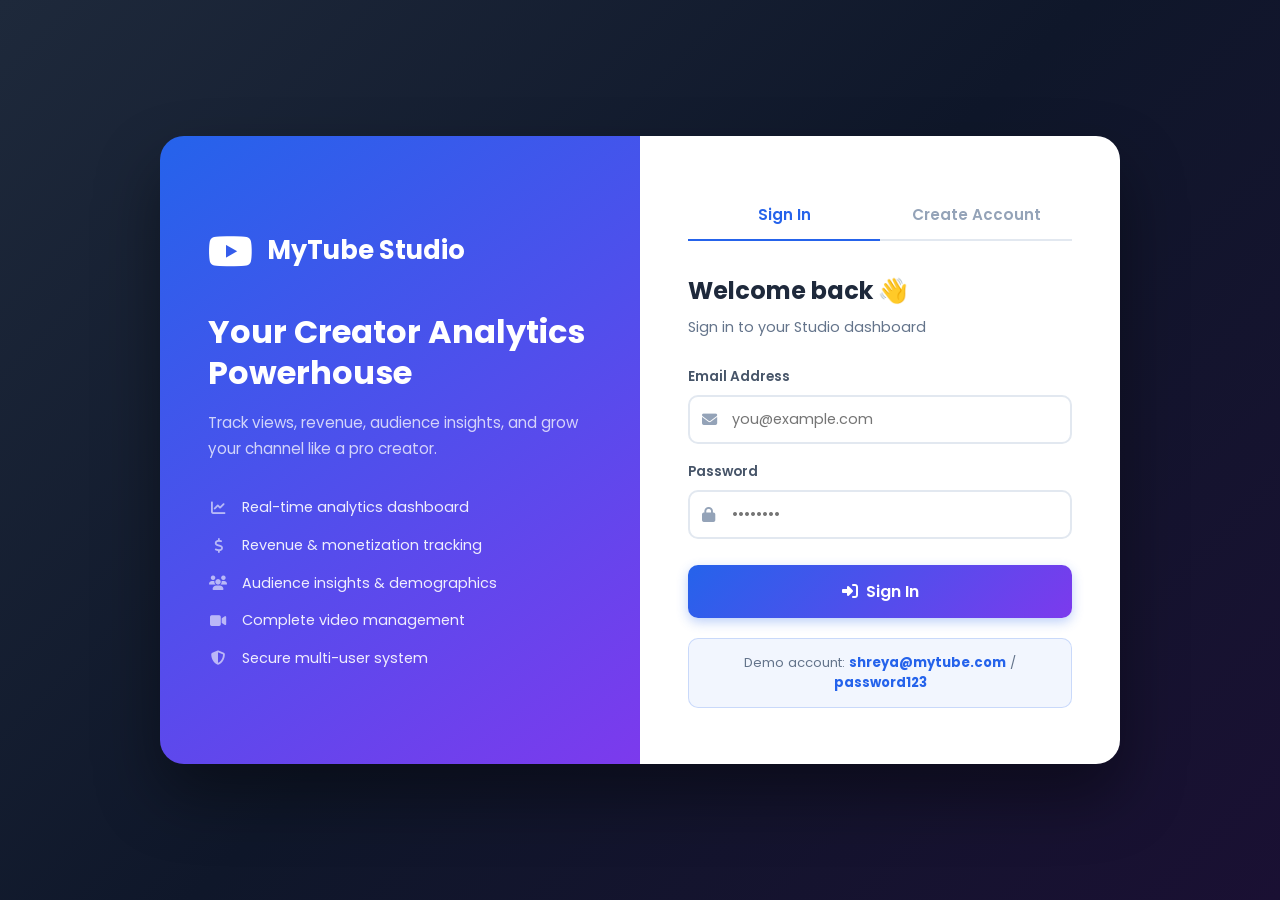
<file: login.html>
<!DOCTYPE html>
<html lang="en">
<head>
    <meta charset="UTF-8">
    <meta name="viewport" content="width=device-width, initial-scale=1.0">
    <title>Login – MyTube Studio</title>
    <meta name="description" content="Sign in to MyTube Studio creator dashboard and manage your channel analytics.">
    <link href="https://fonts.googleapis.com/css2?family=Poppins:wght@300;400;500;600;700&display=swap" rel="stylesheet">
    <link rel="stylesheet" href="https://cdnjs.cloudflare.com/ajax/libs/font-awesome/6.4.0/css/all.min.css">
    <link rel="stylesheet" href="css/style.css">
    <style>
        body { background: var(--bg-main); }
        .auth-page {
            min-height: 100vh;
            display: flex;
            align-items: center;
            justify-content: center;
            background: linear-gradient(135deg, #1e293b 0%, #0f172a 50%, #1a1033 100%);
            padding: 20px;
        }
        .auth-wrapper {
            display: grid;
            grid-template-columns: 1fr 1fr;
            max-width: 960px;
            width: 100%;
            border-radius: 24px;
            overflow: hidden;
            box-shadow: 0 32px 64px rgba(0,0,0,0.4);
        }
        .auth-brand {
            background: linear-gradient(145deg, #2563eb 0%, #7c3aed 100%);
            padding: 56px 48px;
            display: flex;
            flex-direction: column;
            justify-content: center;
        }
        .auth-brand .brand-logo {
            display: flex;
            align-items: center;
            gap: 14px;
            margin-bottom: 40px;
        }
        .auth-brand .brand-logo i { font-size: 2.5rem; color: white; }
        .auth-brand .brand-logo span { font-size: 1.6rem; font-weight: 700; color: white; }
        .auth-brand h2 { font-size: 2rem; font-weight: 700; color: white; line-height: 1.3; margin-bottom: 16px; }
        .auth-brand p { color: rgba(255,255,255,0.75); font-size: 0.95rem; line-height: 1.7; }
        .auth-features { margin-top: 36px; display: flex; flex-direction: column; gap: 16px; }
        .auth-feature { display: flex; align-items: center; gap: 14px; color: rgba(255,255,255,0.9); font-size: 0.9rem; }
        .auth-feature i { color: rgba(255,255,255,0.6); width: 20px; text-align: center; }
        .auth-form-side {
            background: #ffffff;
            padding: 56px 48px;
        }
        body.dark-mode .auth-form-side { background: #1e293b; }
        .auth-tabs { display: flex; gap: 0; margin-bottom: 32px; border-bottom: 2px solid #e2e8f0; }
        body.dark-mode .auth-tabs { border-color: #334155; }
        .auth-tab {
            flex: 1; text-align: center; padding: 12px 0;
            font-weight: 600; font-size: 0.95rem; cursor: pointer;
            color: #94a3b8; border-bottom: 2px solid transparent;
            margin-bottom: -2px; transition: all 0.2s;
        }
        .auth-tab.active { color: #2563eb; border-color: #2563eb; }
        .auth-title { font-size: 1.5rem; font-weight: 700; margin-bottom: 8px; color: #1e293b; }
        body.dark-mode .auth-title { color: #f8fafc; }
        .auth-subtitle { font-size: 0.9rem; color: #64748b; margin-bottom: 28px; }
        .form-group { margin-bottom: 18px; }
        .form-group label { display: block; font-size: 0.85rem; font-weight: 600; color: #475569; margin-bottom: 8px; }
        body.dark-mode .form-group label { color: #94a3b8; }
        .form-input-wrap { position: relative; }
        .form-input-wrap i { position: absolute; left: 14px; top: 50%; transform: translateY(-50%); color: #94a3b8; font-size: 0.95rem; }
        .form-control {
            width: 100%; padding: 12px 16px 12px 42px;
            border: 2px solid #e2e8f0; border-radius: 10px;
            font-family: 'Poppins', sans-serif; font-size: 0.9rem;
            color: #1e293b; background: white; outline: none; transition: all 0.2s;
        }
        body.dark-mode .form-control { background: #0f172a; border-color: #334155; color: #f8fafc; }
        .form-control:focus { border-color: #2563eb; box-shadow: 0 0 0 3px rgba(37,99,235,0.12); }
        .btn-auth {
            width: 100%; padding: 14px;
            background: linear-gradient(135deg, #2563eb, #7c3aed);
            color: white; border: none; border-radius: 10px;
            font-family: 'Poppins', sans-serif; font-size: 1rem; font-weight: 600;
            cursor: pointer; transition: all 0.2s; margin-top: 8px;
            box-shadow: 0 4px 12px rgba(37,99,235,0.3);
        }
        .btn-auth:hover { transform: translateY(-2px); box-shadow: 0 8px 20px rgba(37,99,235,0.4); }
        .btn-auth:active { transform: translateY(0); }
        .auth-error {
            background: #fef2f2; color: #ef4444; border: 1px solid #fecaca;
            border-radius: 8px; padding: 10px 14px; font-size: 0.85rem; margin-bottom: 16px;
            display: none; align-items: center; gap: 8px;
        }
        body.dark-mode .auth-error { background: rgba(239,68,68,0.1); border-color: rgba(239,68,68,0.3); }
        .demo-hint {
            margin-top: 20px; padding: 14px;
            background: rgba(37,99,235,0.06); border-radius: 10px; border: 1px solid rgba(37,99,235,0.2);
            font-size: 0.82rem; color: #64748b; text-align: center;
        }
        body.dark-mode .demo-hint { background: rgba(37,99,235,0.1); }
        .demo-hint strong { color: #2563eb; }
        @media (max-width: 700px) {
            .auth-wrapper { grid-template-columns: 1fr; }
            .auth-brand { display: none; }
            .auth-form-side { padding: 40px 28px; }
        }
    </style>
</head>
<body>
    <div class="auth-page">
        <div class="auth-wrapper">
            <!-- Brand Side -->
            <div class="auth-brand">
                <div class="brand-logo">
                    <i class="fa-brands fa-youtube"></i>
                    <span>MyTube Studio</span>
                </div>
                <h2>Your Creator Analytics Powerhouse</h2>
                <p>Track views, revenue, audience insights, and grow your channel like a pro creator.</p>
                <div class="auth-features">
                    <div class="auth-feature"><i class="fa-solid fa-chart-line"></i> Real-time analytics dashboard</div>
                    <div class="auth-feature"><i class="fa-solid fa-dollar-sign"></i> Revenue & monetization tracking</div>
                    <div class="auth-feature"><i class="fa-solid fa-users"></i> Audience insights & demographics</div>
                    <div class="auth-feature"><i class="fa-solid fa-video"></i> Complete video management</div>
                    <div class="auth-feature"><i class="fa-solid fa-shield-halved"></i> Secure multi-user system</div>
                </div>
            </div>

            <!-- Form Side -->
            <div class="auth-form-side">
                <div class="auth-tabs">
                    <div class="auth-tab active" id="tab-login" onclick="switchTab('login')">Sign In</div>
                    <div class="auth-tab" id="tab-signup" onclick="switchTab('signup')">Create Account</div>
                </div>

                <!-- Login Form -->
                <div id="login-form">
                    <h1 class="auth-title">Welcome back 👋</h1>
                    <p class="auth-subtitle">Sign in to your Studio dashboard</p>
                    <div class="auth-error" id="login-error"><i class="fa-solid fa-circle-exclamation"></i><span id="login-error-msg"></span></div>
                    <div class="form-group">
                        <label>Email Address</label>
                        <div class="form-input-wrap">
                            <i class="fa-solid fa-envelope"></i>
                            <input type="email" class="form-control" id="login-email" placeholder="you@example.com" autocomplete="email">
                        </div>
                    </div>
                    <div class="form-group">
                        <label>Password</label>
                        <div class="form-input-wrap">
                            <i class="fa-solid fa-lock"></i>
                            <input type="password" class="form-control" id="login-password" placeholder="••••••••" autocomplete="current-password">
                        </div>
                    </div>
                    <button class="btn-auth" id="login-btn" onclick="handleLogin()">
                        <i class="fa-solid fa-right-to-bracket" style="margin-right:8px"></i>Sign In
                    </button>
                    <div class="demo-hint">
                        Demo account: <strong>shreya@mytube.com</strong> / <strong>password123</strong>
                    </div>
                </div>

                <!-- Signup Form -->
                <div id="signup-form" style="display:none">
                    <h1 class="auth-title">Start your journey 🚀</h1>
                    <p class="auth-subtitle">Create your free Studio account</p>
                    <div class="auth-error" id="signup-error"><i class="fa-solid fa-circle-exclamation"></i><span id="signup-error-msg"></span></div>
                    <div class="form-group">
                        <label>Full Name</label>
                        <div class="form-input-wrap">
                            <i class="fa-solid fa-user"></i>
                            <input type="text" class="form-control" id="signup-name" placeholder="Your Name">
                        </div>
                    </div>
                    <div class="form-group">
                        <label>Email Address</label>
                        <div class="form-input-wrap">
                            <i class="fa-solid fa-envelope"></i>
                            <input type="email" class="form-control" id="signup-email" placeholder="you@example.com" autocomplete="email">
                        </div>
                    </div>
                    <div class="form-group">
                        <label>Password</label>
                        <div class="form-input-wrap">
                            <i class="fa-solid fa-lock"></i>
                            <input type="password" class="form-control" id="signup-password" placeholder="Min. 6 characters" autocomplete="new-password">
                        </div>
                    </div>
                    <button class="btn-auth" id="signup-btn" onclick="handleSignup()">
                        <i class="fa-solid fa-user-plus" style="margin-right:8px"></i>Create Account
                    </button>
                </div>
            </div>
        </div>
    </div>

    <script src="js/database.js"></script>
    <script>
        DB.init();

        // Redirect if already logged in
        if (DB.isLoggedIn()) window.location.href = 'index.html';

        // Apply theme
        const s = DB.getSettings();
        if (s.theme === 'dark') document.body.classList.add('dark-mode');

        function switchTab(tab) {
            document.getElementById('login-form').style.display = tab === 'login' ? 'block' : 'none';
            document.getElementById('signup-form').style.display = tab === 'signup' ? 'block' : 'none';
            document.getElementById('tab-login').classList.toggle('active', tab === 'login');
            document.getElementById('tab-signup').classList.toggle('active', tab === 'signup');
        }

        function showError(formId, msg) {
            const el = document.getElementById(formId + '-error');
            document.getElementById(formId + '-error-msg').textContent = msg;
            el.style.display = 'flex';
        }

        function handleLogin() {
            const email = document.getElementById('login-email').value.trim();
            const password = document.getElementById('login-password').value;
            if (!email || !password) return showError('login', 'Please fill in all fields.');
            const result = DB.loginUser(email, password);
            if (!result.success) return showError('login', result.error);
            window.location.href = 'index.html';
        }

        function handleSignup() {
            const name = document.getElementById('signup-name').value.trim();
            const email = document.getElementById('signup-email').value.trim();
            const password = document.getElementById('signup-password').value;
            if (!name || !email || !password) return showError('signup', 'Please fill in all fields.');
            if (password.length < 6) return showError('signup', 'Password must be at least 6 characters.');
            const result = DB.createUser(name, email, password);
            if (!result.success) return showError('signup', result.error);
            DB.loginUser(email, password);
            window.location.href = 'index.html';
        }

        // Enter key support
        document.addEventListener('keydown', (e) => {
            if (e.key === 'Enter') {
                const loginVisible = document.getElementById('login-form').style.display !== 'none';
                if (loginVisible) handleLogin();
                else handleSignup();
            }
        });
    </script>
</body>
</html>
</file>
<file: css/style.css>
/* ============================================================
   style.css — MyTube Studio SaaS Creator Analytics Platform
   ============================================================ */

/* Google Font */
@import url('https://fonts.googleapis.com/css2?family=Poppins:wght@300;400;500;600;700&display=swap');

/* ── CSS Variables ────────────────────────────────────────── */
:root {
    --bg-main: #f4f6fb;
    --bg-card: #ffffff;
    --bg-card-hover: #f8faff;
    --bg-sidebar: #ffffff;
    --bg-navbar: rgba(255, 255, 255, 0.85);

    --text-primary: #0f172a;
    --text-secondary: #475569;
    --text-muted: #94a3b8;

    --border-color: #e2e8f0;
    --search-bg: #f1f5f9;

    --accent-primary: #2563eb;
    --accent-hover: #1d4ed8;
    --accent-light: rgba(37, 99, 235, 0.08);
    --purple: #7c3aed;
    --red-brand: #ef4444;

    --success: #10b981;
    --danger: #ef4444;
    --warning: #f59e0b;

    --radius-xl: 20px;
    --radius-lg: 16px;
    --radius-md: 12px;
    --radius-sm: 8px;
    --radius-xs: 6px;

    --shadow-xs: 0 1px 2px rgba(0, 0, 0, 0.05);
    --shadow-sm: 0 1px 3px rgba(0, 0, 0, 0.08), 0 1px 2px rgba(0, 0, 0, 0.04);
    --shadow-md: 0 4px 16px rgba(0, 0, 0, 0.08);
    --shadow-lg: 0 12px 40px rgba(0, 0, 0, 0.12);
    --shadow-glow: 0 0 20px rgba(37, 99, 235, 0.18);

    --transition: all 0.3s cubic-bezier(0.4, 0, 0.2, 1);
    --sidebar-width: 256px;
    --sidebar-collapsed: 72px;
    --navbar-height: 68px;
}

/* Google Font */
@import url('https://fonts.googleapis.com/css2?family=Poppins:wght@300;400;500;600;700&display=swap');

/* ── CSS Variables ────────────────────────────────────────── */
:root {
    --bg-main: #f4f6fb;
    --bg-card: #ffffff;
    --bg-card-hover: #f8faff;
    --bg-sidebar: #ffffff;
    --bg-navbar: rgba(255, 255, 255, 0.85);

    --text-primary: #0f172a;
    --text-secondary: #475569;
    --text-muted: #94a3b8;

    --border-color: #e2e8f0;
    --search-bg: #f1f5f9;

    --accent-primary: #2563eb;
    --accent-hover: #1d4ed8;
    --accent-light: rgba(37, 99, 235, 0.08);
    --purple: #7c3aed;
    --red-brand: #ef4444;

    --success: #10b981;
    --danger: #ef4444;
    --warning: #f59e0b;

    --radius-xl: 20px;
    --radius-lg: 16px;
    --radius-md: 12px;
    --radius-sm: 8px;
    --radius-xs: 6px;

    --shadow-xs: 0 1px 2px rgba(0, 0, 0, 0.05);
    --shadow-sm: 0 1px 3px rgba(0, 0, 0, 0.08), 0 1px 2px rgba(0, 0, 0, 0.04);
    --shadow-md: 0 4px 16px rgba(0, 0, 0, 0.08);
    --shadow-lg: 0 12px 40px rgba(0, 0, 0, 0.12);
    --shadow-glow: 0 0 20px rgba(37, 99, 235, 0.18);

    --transition: all 0.3s cubic-bezier(0.4, 0, 0.2, 1);
    --sidebar-width: 256px;
    --sidebar-collapsed: 72px;
    --navbar-height: 68px;
}

/* ── Dark Mode ────────────────────────────────────────────── */
body.dark-mode {
    --bg-main: #0a0f1e;
    --bg-card: #111827;
    --bg-card-hover: #1f2937;
    --bg-sidebar: #111827;
    --bg-navbar: rgba(17, 24, 39, 0.9);

    --text-primary: #f1f5f9;
    --text-secondary: #cbd5e1;
    --text-muted: #64748b;

    --border-color: #1f2937;
    --search-bg: #0a0f1e;

    --shadow-sm: 0 1px 3px rgba(0, 0, 0, 0.4);
    --shadow-md: 0 4px 16px rgba(0, 0, 0, 0.4);
    --shadow-lg: 0 12px 40px rgba(0, 0, 0, 0.5);
    --shadow-glow: 0 0 24px rgba(37, 99, 235, 0.3);
}

/* ── Reset ────────────────────────────────────────────────── */
*,
*::before,
*::after {
    margin: 0;
    padding: 0;
    box-sizing: border-box;
}

html {
    scroll-behavior: smooth;
}

body {
    font-family: 'Poppins', sans-serif;
    background-color: var(--bg-main);
    color: var(--text-primary);
    transition: background-color 0.3s, color 0.3s;
    overflow-x: hidden;
    line-height: 1.5;
}

a {
    text-decoration: none;
    color: inherit;
}

button {
    border: none;
    background: none;
    cursor: pointer;
    font-family: inherit;
    color: inherit;
}

input,
select,
textarea {
    font-family: inherit;
}

img {
    max-width: 100%;
    display: block;
}

/* ── Utilities ────────────────────────────────────────────── */
.color-primary {
    color: var(--red-brand);
}

.text-danger {
    color: var(--danger) !important;
}

.text-muted {
    color: var(--text-muted);
}

.positive {
    color: var(--success);
}

.negative {
    color: var(--danger);
}

/* ── Animations ───────────────────────────────────────────── */
@keyframes fadeInUp {
    from {
        opacity: 0;
        transform: translateY(16px);
    }

    to {
        opacity: 1;
        transform: translateY(0);
    }
}

@keyframes shimmer {
    0% {
        background-position: -400px 0;
    }

    100% {
        background-position: 400px 0;
    }
}

@keyframes pulse {

    0%,
    100% {
        opacity: 1;
    }

    50% {
        opacity: 0.5;
    }
}

@keyframes slideDown {
    from {
        opacity: 0;
        transform: translateY(-8px);
    }

    to {
        opacity: 1;
        transform: translateY(0);
    }
}

.animate-in {
    animation: fadeInUp 0.5s ease forwards;
}

/* ── Skeleton Loader ──────────────────────────────────────── */
.skeleton {
    background: linear-gradient(90deg, var(--border-color) 25%, var(--bg-card-hover) 50%, var(--border-color) 75%);
    background-size: 800px 100%;
    animation: shimmer 1.5s infinite;
    border-radius: var(--radius-sm);
}

.sk-rect {
    height: 100%;
    width: 100%;
}

.skeleton-card {
    min-height: 90px;
    overflow: hidden;
}

.skeleton-card .sk-rect {
    height: 90px;
}

/* ── App Shell ────────────────────────────────────────────── */
.app-container {
    display: flex;
    flex-direction: column;
    height: 100vh;
    overflow: hidden;
}

/* ── Navbar ───────────────────────────────────────────────── */
.navbar {
    height: var(--navbar-height);
    background: var(--bg-navbar);
    border-bottom: 1px solid var(--border-color);
    display: flex;
    align-items: center;
    justify-content: space-between;
    padding: 0 24px;
    position: fixed;
    top: 0;
    left: 0;
    right: 0;
    z-index: 200;
    backdrop-filter: blur(12px);
    -webkit-backdrop-filter: blur(12px);
    box-shadow: var(--shadow-xs);
}

.nav-left {
    display: flex;
    align-items: center;
    gap: 16px;
    min-width: var(--sidebar-width);
}

.logo {
    display: flex;
    align-items: center;
    gap: 10px;
    font-size: 1.2rem;
    font-weight: 700;
    letter-spacing: -0.3px;
    white-space: nowrap;
}

.logo .fa-youtube {
    font-size: 1.6rem;
}

.icon-btn {
    width: 38px;
    height: 38px;
    border-radius: 10px;
    display: flex;
    align-items: center;
    justify-content: center;
    font-size: 1rem;
    color: var(--text-secondary);
    transition: var(--transition);
    flex-shrink: 0;
}

.icon-btn:hover {
    background: var(--search-bg);
    color: var(--text-primary);
}

.nav-center {
    flex: 1;
    max-width: 520px;
    margin: 0 24px;
}

.search-bar {
    display: flex;
    align-items: center;
    background: var(--search-bg);
    border-radius: 10px;
    padding: 9px 16px;
    width: 100%;
    border: 1.5px solid transparent;
    transition: var(--transition);
    gap: 10px;
}

.search-bar:focus-within {
    border-color: var(--accent-primary);
    box-shadow: 0 0 0 3px rgba(37, 99, 235, 0.1);
    background: var(--bg-card);
}

.search-bar i {
    color: var(--text-muted);
    font-size: 0.9rem;
    flex-shrink: 0;
}

.search-bar input {
    border: none;
    background: none;
    outline: none;
    width: 100%;
    color: var(--text-primary);
    font-size: 0.9rem;
}

.search-bar input::placeholder {
    color: var(--text-muted);
}

.nav-right {
    display: flex;
    align-items: center;
    gap: 12px;
}

/* Notification badge */
.badge {
    position: absolute;
    top: 2px;
    right: 2px;
    background: var(--red-brand);
    color: #fff;
    font-size: 0.6rem;
    font-weight: 700;
    height: 16px;
    min-width: 16px;
    border-radius: 8px;
    display: flex;
    align-items: center;
    justify-content: center;
    padding: 0 3px;
    border: 2px solid var(--bg-navbar);
}

/* Avatar */
.avatar {
    width: 34px;
    height: 34px;
    border-radius: 50%;
    object-fit: cover;
    border: 2px solid var(--border-color);
    cursor: pointer;
    transition: var(--transition);
}

.avatar:hover {
    border-color: var(--accent-primary);
}

.user-menu-wrap {
    position: relative;
}

.user-tooltip {
    display: none;
    position: absolute;
    right: 0;
    top: calc(100% + 10px);
    background: var(--bg-card);
    border: 1px solid var(--border-color);
    border-radius: var(--radius-md);
    padding: 12px 16px;
    white-space: nowrap;
    box-shadow: var(--shadow-lg);
    font-size: 0.85rem;
    flex-direction: column;
    gap: 2px;
}

.user-menu-wrap:hover .user-tooltip {
    display: flex;
    animation: slideDown 0.2s ease;
}

.user-tooltip strong {
    font-size: 0.9rem;
    color: var(--text-primary);
}

.user-tooltip span {
    color: var(--text-muted);
}

/* ── Notification Panel ───────────────────────────────────── */
.notif-panel {
    display: none;
    position: absolute;
    right: 0;
    top: calc(100% + 12px);
    width: 360px;
    background: var(--bg-card);
    border: 1px solid var(--border-color);
    border-radius: var(--radius-lg);
    box-shadow: var(--shadow-lg);
    z-index: 300;
    overflow: hidden;
}

.notif-panel.open {
    display: block;
    animation: slideDown 0.2s ease;
}

.notif-header {
    display: flex;
    justify-content: space-between;
    align-items: center;
    padding: 16px 20px;
    border-bottom: 1px solid var(--border-color);
}

.notif-header h4 {
    font-size: 1rem;
    font-weight: 600;
}

.btn-text-sm {
    font-size: 0.8rem;
    color: var(--accent-primary);
    cursor: pointer;
    font-weight: 500;
}

.btn-text-sm:hover {
    text-decoration: underline;
}

.notif-list {
    max-height: 360px;
    overflow-y: auto;
}

.notif-item {
    display: flex;
    align-items: flex-start;
    gap: 12px;
    padding: 14px 20px;
    border-bottom: 1px solid var(--border-color);
    cursor: pointer;
    transition: var(--transition);
    position: relative;
}

.notif-item:last-child {
    border-bottom: none;
}

.notif-item:hover {
    background: var(--search-bg);
}

.notif-item.unread {
    background: var(--accent-light);
}

.notif-icon-wrap {
    width: 36px;
    height: 36px;
    border-radius: 50%;
    background: var(--accent-light);
    color: var(--accent-primary);
    display: flex;
    align-items: center;
    justify-content: center;
    flex-shrink: 0;
    font-size: 0.85rem;
}

.notif-body {
    flex: 1;
    min-width: 0;
}

.notif-body p {
    font-size: 0.85rem;
    color: var(--text-primary);
    line-height: 1.4;
}

.notif-time {
    font-size: 0.75rem;
    color: var(--text-muted);
    margin-top: 4px;
    display: block;
}

.notif-dot {
    width: 8px;
    height: 8px;
    border-radius: 50%;
    background: var(--accent-primary);
    flex-shrink: 0;
    margin-top: 6px;
}

/* ── Main Layout ──────────────────────────────────────────── */
.main-layout {
    display: flex;
    margin-top: var(--navbar-height);
    height: calc(100vh - var(--navbar-height));
}

/* ── Sidebar ──────────────────────────────────────────────── */
.sidebar {
    width: var(--sidebar-width);
    background: var(--bg-sidebar);
    border-right: 1px solid var(--border-color);
    position: fixed;
    left: 0;
    top: var(--navbar-height);
    height: calc(100vh - var(--navbar-height));
    transition: var(--transition);
    z-index: 100;
    overflow-y: auto;
    overflow-x: hidden;
}

.sidebar::-webkit-scrollbar {
    width: 0;
}

.sidebar.collapsed {
    width: var(--sidebar-collapsed);
}

.sidebar.collapsed .nav-link span {
    opacity: 0;
    width: 0;
    overflow: hidden;
}

.nav-links {
    padding: 16px 10px;
    display: flex;
    flex-direction: column;
    gap: 4px;
}

.nav-link {
    display: flex;
    align-items: center;
    gap: 14px;
    padding: 11px 14px;
    border-radius: var(--radius-md);
    color: var(--text-secondary);
    font-size: 0.9rem;
    font-weight: 500;
    transition: var(--transition);
    white-space: nowrap;
    overflow: hidden;
}

.nav-link i {
    font-size: 1.1rem;
    min-width: 24px;
    text-align: center;
    flex-shrink: 0;
}

.nav-link:hover {
    background: var(--search-bg);
    color: var(--text-primary);
}

.nav-link.active {
    background: var(--accent-light);
    color: var(--accent-primary);
    font-weight: 600;
}

body.dark-mode .nav-link.active {
    background: rgba(37, 99, 235, 0.2);
}

.divider {
    height: 1px;
    background: var(--border-color);
    margin: 10px 4px;
}

/* ── Main Content ─────────────────────────────────────────── */
.content {
    flex: 1;
    margin-left: var(--sidebar-width);
    padding: 28px 32px;
    overflow-y: auto;
    transition: margin-left var(--transition);
}

.content::-webkit-scrollbar {
    width: 6px;
}

.content::-webkit-scrollbar-track {
    background: transparent;
}

.content::-webkit-scrollbar-thumb {
    background: var(--border-color);
    border-radius: 3px;
}

.sidebar.collapsed~main.content,
.sidebar.collapsed~.content {
    margin-left: var(--sidebar-collapsed);
}

/* ── Page Header ──────────────────────────────────────────── */
.content-header {
    margin-bottom: 24px;
}

.content-header h1 {
    font-size: 1.7rem;
    font-weight: 700;
    letter-spacing: -0.3px;
}

.page-header-flex {
    display: flex;
    justify-content: space-between;
    align-items: flex-start;
    flex-wrap: wrap;
    gap: 12px;
}

.header-actions {
    display: flex;
    align-items: center;
    gap: 10px;
    flex-wrap: wrap;
}

/* ── Buttons ──────────────────────────────────────────────── */
.btn-primary {
    display: inline-flex;
    align-items: center;
    gap: 8px;
    padding: 10px 20px;
    background: linear-gradient(135deg, var(--accent-primary), var(--purple));
    color: #fff;
    border-radius: var(--radius-sm);
    font-size: 0.9rem;
    font-weight: 600;
    transition: var(--transition);
    box-shadow: 0 4px 12px rgba(37, 99, 235, 0.25);
    white-space: nowrap;
}

.btn-primary:hover {
    transform: translateY(-2px);
    box-shadow: 0 8px 20px rgba(37, 99, 235, 0.35);
}

.btn-primary:active {
    transform: translateY(0);
}

.btn-primary.btn-sm {
    padding: 7px 14px;
    font-size: 0.82rem;
}

.btn-sm-outline {
    padding: 8px 16px;
    border: 1.5px solid var(--border-color);
    border-radius: var(--radius-sm);
    font-size: 0.85rem;
    font-weight: 500;
    color: var(--text-secondary);
    transition: var(--transition);
}

.btn-sm-outline:hover {
    border-color: var(--accent-primary);
    color: var(--accent-primary);
    background: var(--accent-light);
}

.sort-select {
    padding: 9px 14px;
    border: 1.5px solid var(--border-color);
    border-radius: var(--radius-sm);
    background: var(--bg-card);
    color: var(--text-primary);
    font-size: 0.875rem;
    font-family: 'Poppins', sans-serif;
    cursor: pointer;
    transition: var(--transition);
    outline: none;
}

.sort-select:focus {
    border-color: var(--accent-primary);
}

/* ── Cards ────────────────────────────────────────────────── */
.glass-glow {
    background: var(--bg-card);
    border: 1px solid var(--border-color);
    border-radius: var(--radius-lg);
    box-shadow: var(--shadow-sm);
    transition: var(--transition);
}

.glass-glow:hover {
    box-shadow: var(--shadow-md);
}

/* ── KPI Stats Grid ───────────────────────────────────────── */
.stats-grid {
    display: grid;
    grid-template-columns: repeat(auto-fit, minmax(210px, 1fr));
    gap: 18px;
    margin-bottom: 28px;
}

.stat-card {
    padding: 20px;
    display: flex;
    align-items: center;
    gap: 16px;
}

.stat-icon {
    width: 52px;
    height: 52px;
    border-radius: var(--radius-sm);
    display: flex;
    align-items: center;
    justify-content: center;
    font-size: 1.35rem;
    flex-shrink: 0;
}

.views-icon {
    background: rgba(37, 99, 235, 0.1);
    color: #2563eb;
}

.likes-icon {
    background: rgba(239, 68, 68, 0.1);
    color: #ef4444;
}

.comments-icon {
    background: rgba(16, 185, 129, 0.1);
    color: #10b981;
}

.subs-icon {
    background: rgba(245, 158, 11, 0.1);
    color: #f59e0b;
}

.time-icon {
    background: rgba(124, 58, 237, 0.1);
    color: #7c3aed;
}

.rev-icon {
    background: rgba(16, 185, 129, 0.1);
    color: #10b981;
}

.stat-details h3 {
    font-size: 0.8rem;
    color: var(--text-secondary);
    font-weight: 500;
}

.stat-details h2 {
    font-size: 1.45rem;
    font-weight: 700;
    margin: 3px 0;
    letter-spacing: -0.3px;
}

.growth {
    font-size: 0.75rem;
    font-weight: 500;
    display: flex;
    align-items: center;
    gap: 4px;
}

/* ── Section Header ───────────────────────────────────────── */
.section-header {
    display: flex;
    justify-content: space-between;
    align-items: center;
    margin-bottom: 16px;
}

.section-header h2 {
    font-size: 1.2rem;
    font-weight: 600;
}

.btn-link {
    color: var(--accent-primary);
    font-size: 0.875rem;
    font-weight: 500;
    display: flex;
    align-items: center;
    gap: 6px;
}

.btn-link:hover {
    text-decoration: underline;
}

/* ── Charts ───────────────────────────────────────────────── */
.charts-container {
    display: grid;
    grid-template-columns: 2fr 1fr;
    gap: 20px;
    margin-bottom: 24px;
}

.chart-card {
    padding: 22px;
    display: flex;
    flex-direction: column;
}

.chart-header {
    display: flex;
    justify-content: space-between;
    align-items: center;
    margin-bottom: 18px;
}

.chart-header h3 {
    font-size: 1rem;
    font-weight: 600;
}

.chart-body {
    flex: 1;
    min-height: 250px;
    position: relative;
}

/* ── Analytics Overview Tabs ──────────────────────────────── */
.analytics-overview {
    display: flex;
    border-radius: var(--radius-lg);
    overflow: hidden;
    margin-bottom: 24px;
}

.analytics-tab {
    flex: 1;
    padding: 20px 24px;
    cursor: pointer;
    border-right: 1px solid var(--border-color);
    transition: var(--transition);
}

.analytics-tab:last-child {
    border-right: none;
}

.analytics-tab:hover {
    background: var(--search-bg);
}

.analytics-tab.active {
    background: var(--accent-light);
    border-bottom: 3px solid var(--accent-primary);
}

.tab-title {
    font-size: 0.8rem;
    color: var(--text-secondary);
    margin-bottom: 6px;
}

.tab-value {
    font-size: 1.7rem;
    font-weight: 700;
    margin-bottom: 4px;
}

.tab-growth {
    font-size: 0.78rem;
    font-weight: 500;
}

/* ── Insights ─────────────────────────────────────────────── */
.performance-insights {
    display: grid;
    grid-template-columns: 1fr 1fr;
    gap: 20px;
    margin-bottom: 24px;
}

.insight-card {
    padding: 22px;
}

.insight-header {
    display: flex;
    align-items: center;
    gap: 10px;
    margin-bottom: 18px;
}

.insight-header h3 {
    font-size: 1rem;
    font-weight: 600;
}

.highlight-gold {
    color: #eab308;
}

.insight-video-info {
    display: flex;
    gap: 14px;
    align-items: center;
}

.insight-thumb {
    width: 110px;
    height: 62px;
    border-radius: var(--radius-sm);
    object-fit: cover;
    flex-shrink: 0;
}

.insight-video-info h4 {
    font-size: 0.9rem;
    margin-bottom: 4px;
    display: -webkit-box;
    -webkit-line-clamp: 2;
    -webkit-box-orient: vertical;
    line-clamp: 2;
    overflow: hidden;
}

.insight-metrics {
    display: flex;
    gap: 20px;
    padding-top: 14px;
    border-top: 1px solid var(--border-color);
    margin-top: 14px;
    flex-wrap: wrap;
}

.metric {
    display: flex;
    flex-direction: column;
    gap: 2px;
}

.metric .label {
    font-size: 0.75rem;
    color: var(--text-muted);
}

.metric .value {
    font-size: 1.1rem;
    font-weight: 600;
}

/* Snapshot grid inside insight card */
.snapshot-grid {
    display: grid;
    grid-template-columns: 1fr 1fr;
    gap: 16px;
}

.snap-item {
    background: var(--search-bg);
    padding: 14px;
    border-radius: var(--radius-sm);
    text-align: center;
}

.snap-val {
    display: block;
    font-size: 1.3rem;
    font-weight: 700;
    color: var(--accent-primary);
}

.snap-label {
    font-size: 0.78rem;
    color: var(--text-muted);
    margin-top: 4px;
    display: block;
}

/* ── Recent Videos (Dashboard) ────────────────────────────── */
.recent-videos-list {
    display: flex;
    flex-direction: column;
    gap: 12px;
    margin-bottom: 24px;
}

.recent-video-card {
    display: flex;
    align-items: center;
    gap: 16px;
    padding: 14px 18px;
    transition: var(--transition);
}

.recent-video-card:hover {
    transform: translateX(4px);
}

.rv-thumb {
    position: relative;
    width: 140px;
    height: 80px;
    border-radius: var(--radius-sm);
    overflow: hidden;
    flex-shrink: 0;
}

.rv-thumb img {
    width: 100%;
    height: 100%;
    object-fit: cover;
}

.type-badge {
    position: absolute;
    bottom: 5px;
    left: 5px;
    font-size: 0.68rem;
    font-weight: 700;
    padding: 2px 7px;
    border-radius: 4px;
    color: #fff;
}

.type-badge.video {
    background: rgba(37, 99, 235, 0.85);
}

.type-badge.short {
    background: rgba(239, 68, 68, 0.85);
}

.rv-info {
    flex: 1;
    min-width: 0;
}

.rv-info h4 {
    font-size: 0.9rem;
    font-weight: 600;
    margin-bottom: 4px;
    white-space: nowrap;
    overflow: hidden;
    text-overflow: ellipsis;
}

.rv-date {
    font-size: 0.78rem;
    color: var(--text-muted);
    margin-bottom: 8px;
}

.rv-stats {
    display: flex;
    gap: 14px;
    font-size: 0.8rem;
    color: var(--text-secondary);
    flex-wrap: wrap;
}

.rv-stats span {
    display: flex;
    align-items: center;
    gap: 5px;
}

.revenue-chip {
    color: var(--success) !important;
    font-weight: 600;
}

.rv-actions {
    display: flex;
    flex-direction: column;
    gap: 6px;
    flex-shrink: 0;
}

/* ── Activity Log ─────────────────────────────────────────── */
.activity-log {
    padding: 20px 24px;
    margin-bottom: 32px;
}

.activity-inner {
    display: flex;
    flex-direction: column;
    gap: 0;
}

.activity-item {
    display: flex;
    align-items: flex-start;
    gap: 14px;
    padding: 12px 0;
    border-bottom: 1px solid var(--border-color);
}

.activity-item:last-child {
    border-bottom: none;
}

.activity-dot {
    width: 10px;
    height: 10px;
    border-radius: 50%;
    background: var(--accent-primary);
    flex-shrink: 0;
    margin-top: 5px;
}

.activity-body {
    font-size: 0.875rem;
    color: var(--text-secondary);
}

.activity-body strong {
    color: var(--text-primary);
    font-weight: 600;
}

.activity-time {
    font-size: 0.75rem;
    color: var(--text-muted);
    margin-top: 2px;
    display: block;
}

/* ── Filter Tabs ──────────────────────────────────────────── */
.filter-tabs {
    display: flex;
    gap: 6px;
    margin-bottom: 20px;
    flex-wrap: wrap;
}

.filter-tab {
    padding: 8px 18px;
    border-radius: 20px;
    font-size: 0.85rem;
    font-weight: 500;
    color: var(--text-secondary);
    border: 1.5px solid var(--border-color);
    background: var(--bg-card);
    cursor: pointer;
    transition: var(--transition);
    display: flex;
    align-items: center;
    gap: 6px;
}

.filter-tab:hover {
    border-color: var(--accent-primary);
    color: var(--accent-primary);
}

.filter-tab.active {
    background: var(--accent-primary);
    color: #fff;
    border-color: var(--accent-primary);
}

.tab-count {
    background: rgba(255, 255, 255, 0.25);
    border-radius: 10px;
    padding: 1px 7px;
    font-size: 0.78rem;
    font-weight: 600;
}

.filter-tab:not(.active) .tab-count {
    background: var(--search-bg);
    color: var(--text-muted);
}

/* ── Compare Strip ────────────────────────────────────────── */
.compare-strip {
    display: flex;
    background: linear-gradient(135deg, rgba(37, 99, 235, 0.1), rgba(124, 58, 237, 0.1));
    border: 1.5px dashed var(--accent-primary);
    border-radius: var(--radius-sm);
    padding: 12px 18px;
    margin-bottom: 16px;
    align-items: center;
    gap: 14px;
    font-size: 0.875rem;
    font-weight: 500;
    color: var(--accent-primary);
}

/* ── Video Table ──────────────────────────────────────────── */
.video-table-wrap {
    overflow-x: auto;
}

.video-table {
    width: 100%;
    border-collapse: collapse;
    font-size: 0.875rem;
}

.video-table th {
    padding: 14px 16px;
    text-align: left;
    font-size: 0.78rem;
    font-weight: 600;
    color: var(--text-muted);
    text-transform: uppercase;
    letter-spacing: 0.5px;
    border-bottom: 1px solid var(--border-color);
    white-space: nowrap;
}

.video-table td {
    padding: 12px 16px;
    border-bottom: 1px solid var(--border-color);
    color: var(--text-secondary);
    vertical-align: middle;
}

.video-table tr:last-child td {
    border-bottom: none;
}

.video-table tbody tr {
    transition: var(--transition);
}

.video-table tbody tr:hover {
    background: var(--search-bg);
}

.video-cell {
    display: flex;
    align-items: center;
    gap: 12px;
}

.table-thumb {
    width: 80px;
    height: 46px;
    border-radius: var(--radius-xs);
    object-fit: cover;
    flex-shrink: 0;
}

.video-title-cell {
    font-weight: 500;
    color: var(--text-primary);
    display: -webkit-box;
    -webkit-line-clamp: 2;
    -webkit-box-orient: vertical;
    line-clamp: 2;
    overflow: hidden;
    max-width: 240px;
}

.badge-type {
    padding: 3px 10px;
    border-radius: 20px;
    font-size: 0.78rem;
    font-weight: 600;
    white-space: nowrap;
}

.badge-type.video {
    background: rgba(37, 99, 235, 0.1);
    color: var(--accent-primary);
}

.badge-type.short {
    background: rgba(239, 68, 68, 0.1);
    color: var(--red-brand);
}

.visibility-btn {
    padding: 5px 12px;
    border-radius: 20px;
    font-size: 0.8rem;
    font-weight: 500;
    display: flex;
    align-items: center;
    gap: 6px;
    transition: var(--transition);
    border: 1.5px solid transparent;
    cursor: pointer;
}

.visibility-btn.public {
    background: rgba(16, 185, 129, 0.1);
    color: #10b981;
    border-color: rgba(16, 185, 129, 0.3);
}

.visibility-btn.private {
    background: rgba(100, 116, 139, 0.1);
    color: var(--text-muted);
    border-color: var(--border-color);
}

.visibility-btn:hover {
    transform: scale(1.05);
}

.action-btns {
    display: flex;
    align-items: center;
    gap: 4px;
}

.empty-row {
    padding: 48px 20px !important;
}

/* ── Pagination ───────────────────────────────────────────── */
.pagination {
    display: flex;
    justify-content: center;
    gap: 6px;
    padding: 16px;
    border-top: 1px solid var(--border-color);
    flex-wrap: wrap;
}

.page-btn {
    min-width: 36px;
    height: 36px;
    border-radius: var(--radius-xs);
    font-size: 0.85rem;
    font-weight: 500;
    color: var(--text-secondary);
    border: 1.5px solid var(--border-color);
    background: var(--bg-card);
    cursor: pointer;
    transition: var(--transition);
    display: flex;
    align-items: center;
    justify-content: center;
}

.page-btn:hover {
    border-color: var(--accent-primary);
    color: var(--accent-primary);
}

.page-btn.active {
    background: var(--accent-primary);
    color: #fff;
    border-color: var(--accent-primary);
}

/* ── Modal ────────────────────────────────────────────────── */
.modal-overlay {
    position: fixed;
    inset: 0;
    background: rgba(0, 0, 12, 0.55);
    z-index: 500;
    display: flex;
    align-items: center;
    justify-content: center;
    padding: 20px;
    backdrop-filter: blur(3px);
}

.modal {
    background: var(--bg-card);
    border-radius: var(--radius-xl);
    width: 100%;
    max-width: 640px;
    max-height: 90vh;
    overflow-y: auto;
    transform: scale(0.95);
    opacity: 0;
    transition: transform 0.25s ease, opacity 0.25s ease;
}

.modal.modal-open {
    transform: scale(1);
    opacity: 1;
}

.modal.modal-lg {
    max-width: 800px;
}

.modal-header {
    display: flex;
    justify-content: space-between;
    align-items: center;
    padding: 20px 24px;
    border-bottom: 1px solid var(--border-color);
}

.modal-header h3 {
    font-size: 1.1rem;
    font-weight: 600;
}

.modal-body {
    padding: 20px 24px;
}

.modal-footer {
    display: flex;
    justify-content: flex-end;
    gap: 10px;
    padding: 16px 24px;
    border-top: 1px solid var(--border-color);
}

/* Form within modal */
.form-grid-2 {
    display: grid;
    grid-template-columns: 1fr 1fr;
    gap: 14px;
}

.form-grp {
    display: flex;
    flex-direction: column;
    gap: 6px;
}

.form-grp label {
    font-size: 0.8rem;
    font-weight: 600;
    color: var(--text-secondary);
}

.form-ctrl {
    padding: 9px 12px;
    border: 1.5px solid var(--border-color);
    border-radius: var(--radius-sm);
    background: var(--search-bg);
    color: var(--text-primary);
    font-family: 'Poppins', sans-serif;
    font-size: 0.875rem;
    outline: none;
    transition: var(--transition);
}

.form-ctrl:focus {
    border-color: var(--accent-primary);
    box-shadow: 0 0 0 3px rgba(37, 99, 235, 0.1);
    background: var(--bg-card);
}

.modal-toggle-row {
    margin-top: 14px;
}

.toggle-label {
    display: flex;
    align-items: center;
    justify-content: space-between;
    font-size: 0.875rem;
    font-weight: 500;
    cursor: pointer;
}

/* Toggle switch */
.toggle-switch {
    position: relative;
    display: inline-block;
    width: 44px;
    height: 24px;
    flex-shrink: 0;
}

.toggle-switch input {
    opacity: 0;
    width: 0;
    height: 0;
}

.toggle-slider {
    position: absolute;
    inset: 0;
    background: var(--border-color);
    border-radius: 24px;
    transition: var(--transition);
    cursor: pointer;
}

.toggle-slider::before {
    content: '';
    position: absolute;
    width: 18px;
    height: 18px;
    border-radius: 50%;
    background: #fff;
    left: 3px;
    top: 3px;
    transition: var(--transition);
    box-shadow: 0 1px 3px rgba(0, 0, 0, 0.2);
}

.toggle-switch input:checked+.toggle-slider {
    background: var(--accent-primary);
}

.toggle-switch input:checked+.toggle-slider::before {
    transform: translateX(20px);
}

/* ── Compare Modal ────────────────────────────────────────── */
.compare-grid {
    display: flex;
    align-items: center;
    gap: 20px;
    margin-bottom: 24px;
    justify-content: center;
}

.compare-col {
    text-align: center;
    flex: 1;
}

.compare-thumb {
    width: 100%;
    max-width: 220px;
    height: 130px;
    object-fit: cover;
    border-radius: var(--radius-md);
    margin: 0 auto 10px;
}

.compare-col h4 {
    font-size: 0.9rem;
    font-weight: 600;
}

.compare-vs {
    font-size: 1.5rem;
    font-weight: 700;
    color: var(--text-muted);
    flex-shrink: 0;
}

.compare-table {
    width: 100%;
    border-collapse: collapse;
}

.compare-table td {
    padding: 11px 14px;
    text-align: center;
    border-bottom: 1px solid var(--border-color);
    font-size: 0.9rem;
}

.compare-table td:first-child,
.compare-table td:last-child {
    font-weight: 600;
}

.compare-label {
    color: var(--text-muted);
    font-size: 0.8rem;
    font-weight: 500;
}

.winner {
    color: var(--success);
    background: rgba(16, 185, 129, 0.07);
    border-radius: var(--radius-xs);
}

/* ── Empty States ─────────────────────────────────────────── */
.empty-state {
    text-align: center;
    padding: 48px 20px;
    color: var(--text-muted);
}

.empty-state i {
    font-size: 2.5rem;
    margin-bottom: 12px;
    display: block;
}

.empty-state p {
    font-size: 0.95rem;
}

.empty-state a {
    color: var(--accent-primary);
    font-weight: 500;
}

/* ── Retention Grid ───────────────────────────────────────── */
.retention-grid {
    display: grid;
    grid-template-columns: repeat(auto-fit, minmax(180px, 1fr));
    gap: 14px;
}

.ret-item {
    display: flex;
    align-items: center;
    gap: 14px;
    padding: 16px;
}

.ret-icon {
    width: 44px;
    height: 44px;
    border-radius: var(--radius-sm);
    display: flex;
    align-items: center;
    justify-content: center;
    font-size: 1.1rem;
    flex-shrink: 0;
}

.ret-val {
    font-size: 1.3rem;
    font-weight: 700;
}

.ret-label {
    font-size: 0.78rem;
    color: var(--text-muted);
    margin-top: 2px;
}

/* ── Country List (Audience) ──────────────────────────────── */
.country-list {
    display: flex;
    flex-direction: column;
    gap: 12px;
}

.country-item {
    display: flex;
    align-items: center;
    gap: 12px;
}

.country-flag {
    font-size: 1.5rem;
    flex-shrink: 0;
}

.country-bar-wrap {
    flex: 1;
}

.country-name-row {
    display: flex;
    justify-content: space-between;
    font-size: 0.85rem;
    font-weight: 500;
    margin-bottom: 4px;
}

.country-bar {
    height: 6px;
    background: var(--search-bg);
    border-radius: 3px;
    overflow: hidden;
}

.country-bar-fill {
    height: 100%;
    background: linear-gradient(90deg, var(--accent-primary), var(--purple));
    border-radius: 3px;
    transition: width 0.8s ease;
}

/* Upload time */
.upload-suggestion {
    display: flex;
    flex-direction: column;
    gap: 12px;
}

.best-time-card {
    display: flex;
    align-items: center;
    gap: 12px;
    padding: 14px;
    background: var(--search-bg);
    border-radius: var(--radius-sm);
}

.best-time-icon {
    width: 40px;
    height: 40px;
    border-radius: var(--radius-xs);
    background: rgba(37, 99, 235, 0.1);
    color: var(--accent-primary);
    display: flex;
    align-items: center;
    justify-content: center;
    flex-shrink: 0;
}

.best-time-val {
    font-size: 0.95rem;
    font-weight: 600;
}

/* ── About Page Styles ────────────────────────────────────── */

.about-hero {
    text-align: center;
    padding: 40px 20px;
    background: linear-gradient(135deg, var(--accent-light) 0%, rgba(124, 58, 237, 0.04) 100%);
    border-radius: var(--radius-lg);
    margin-bottom: 40px;
}

.about-hero i {
    font-size: 4rem;
    color: var(--accent-primary);
    margin-bottom: 16px;
    display: block;
}

.about-hero h2 {
    font-size: 2.5rem;
    font-weight: 700;
    margin-bottom: 16px;
    color: var(--text-primary);
}

.about-hero .lead {
    font-size: 1.1rem;
    color: var(--text-secondary);
    max-width: 600px;
    margin: 0 auto;
}

.about-intro {
    font-size: 1.05rem;
    line-height: 1.8;
    color: var(--text-secondary);
    margin-bottom: 40px;
    padding-bottom: 20px;
    border-bottom: 1px solid var(--border-color);
}

.about-section {
    margin-bottom: 40px;
}

.section-header {
    display: flex;
    align-items: center;
    gap: 12px;
    margin-bottom: 24px;
}

.section-header i {
    font-size: 1.5rem;
}

.section-header h3 {
    font-size: 1.5rem;
    font-weight: 700;
    margin: 0;
    color: var(--text-primary);
}

.features-grid {
    display: grid;
    grid-template-columns: repeat(auto-fit, minmax(280px, 1fr));
    gap: 20px;
    margin-top: 20px;
}

.feature-card {
    padding: 24px;
    background: var(--bg-card);
    border: 1px solid var(--border-color);
    border-radius: var(--radius-md);
    transition: var(--transition);
}

.feature-card:hover {
    border-color: var(--accent-primary);
    box-shadow: var(--shadow-md);
    transform: translateY(-4px);
}

.feature-icon {
    width: 50px;
    height: 50px;
    background: var(--accent-light);
    border-radius: var(--radius-sm);
    display: flex;
    align-items: center;
    justify-content: center;
    font-size: 1.5rem;
    color: var(--accent-primary);
    margin-bottom: 12px;
}

.feature-card h4 {
    font-size: 1.1rem;
    font-weight: 600;
    margin-bottom: 8px;
    color: var(--text-primary);
}

.feature-card p {
    font-size: 0.95rem;
    color: var(--text-secondary);
    margin: 0;
}

.about-list {
    list-style: none;
    padding: 0;
    margin: 0;
}

.about-list li {
    padding: 12px 0;
    padding-left: 32px;
    position: relative;
    color: var(--text-secondary);
    line-height: 1.6;
    border-bottom: 1px solid var(--border-color);
}

.about-list li:last-child {
    border-bottom: none;
}

.about-list li:before {
    content: "✓";
    position: absolute;
    left: 0;
    color: var(--success);
    font-weight: bold;
}

.about-list strong {
    color: var(--text-primary);
}

.stats-grid {
    display: grid;
    grid-template-columns: repeat(auto-fit, minmax(150px, 1fr));
    gap: 20px;
    margin-top: 20px;
}

.stat-card {
    padding: 24px;
    background: linear-gradient(135deg, var(--accent-light) 0%, rgba(124, 58, 237, 0.04) 100%);
    border-radius: var(--radius-md);
    text-align: center;
}

.stat-number {
    font-size: 2.5rem;
    font-weight: 700;
    color: var(--accent-primary);
    margin-bottom: 8px;
}

.stat-label {
    font-size: 0.9rem;
    color: var(--text-secondary);
    font-weight: 500;
}

.tech-list {
    display: grid;
    gap: 12px;
}

.tech-item {
    padding: 12px 16px;
    background: var(--search-bg);
    border-left: 4px solid var(--accent-primary);
    border-radius: var(--radius-sm);
    color: var(--text-secondary);
}

.tech-item strong {
    color: var(--text-primary);
}

.about-cta {
    text-align: center;
    padding: 40px;
    background: linear-gradient(135deg, var(--accent-light) 0%, rgba(124, 58, 237, 0.04) 100%);
    border-radius: var(--radius-lg);
    border: 1px solid var(--accent-primary);
}

.about-cta h3 {
    font-size: 1.8rem;
    margin-bottom: 12px;
    color: var(--text-primary);
}

.about-cta p {
    font-size: 1.05rem;
    color: var(--text-secondary);
    margin-bottom: 24px;
}

.button-group {
    display: flex;
    gap: 12px;
    justify-content: center;
    flex-wrap: wrap;
}

.page-footer {
    text-align: center;
    padding: 40px 20px;
    border-top: 1px solid var(--border-color);
    color: var(--text-secondary);
    margin-top: 60px;
}

.page-footer p {
    margin: 8px 0;
}

.color-primary {
    color: var(--accent-primary);
}

.text-danger {
    color: var(--danger);
}

/* Dark Mode - About Page */
:root[data-theme="dark"] .about-hero {
    background: linear-gradient(135deg, rgba(37, 99, 235, 0.15) 0%, rgba(124, 58, 237, 0.1) 100%);
}

:root[data-theme="dark"] .feature-card {
    background: var(--bg-card);
    border-color: var(--border-color);
}

:root[data-theme="dark"] .stat-card {
    background: linear-gradient(135deg, rgba(37, 99, 235, 0.15) 0%, rgba(124, 58, 237, 0.1) 100%);
}

:root[data-theme="dark"] .about-cta {
    background: linear-gradient(135deg, rgba(37, 99, 235, 0.15) 0%, rgba(124, 58, 237, 0.1) 100%);
}

.best-time-sub {
    font-size: 0.78rem;
    color: var(--text-muted);
}

/* ── Monetization ─────────────────────────────────────────── */
.formula-card {
    display: flex;
    align-items: center;
    gap: 16px;
    padding: 16px 22px;
    margin-bottom: 24px;
    background: linear-gradient(135deg, rgba(16, 185, 129, 0.05), rgba(37, 99, 235, 0.05));
    border: 1.5px dashed rgba(16, 185, 129, 0.4);
}

.formula-icon {
    width: 44px;
    height: 44px;
    background: rgba(16, 185, 129, 0.1);
    color: var(--success);
    border-radius: var(--radius-sm);
    display: flex;
    align-items: center;
    justify-content: center;
    font-size: 1.1rem;
}

.formula-card h4 {
    font-size: 0.9rem;
    font-weight: 600;
}

.formula-card p {
    font-size: 0.85rem;
    color: var(--text-secondary);
    font-family: monospace;
    margin-top: 2px;
}

.formula-chip {
    margin-left: auto;
    padding: 4px 12px;
    background: rgba(16, 185, 129, 0.1);
    color: var(--success);
    border-radius: 20px;
    font-size: 0.78rem;
    font-weight: 600;
    flex-shrink: 0;
}

/* ── Settings Page ────────────────────────────────────────── */
.settings-layout {
    display: flex;
    flex-direction: column;
    gap: 20px;
}

.settings-section {
    padding: 24px;
}

.settings-section-header {
    display: flex;
    align-items: center;
    gap: 12px;
    margin-bottom: 22px;
    padding-bottom: 14px;
    border-bottom: 1px solid var(--border-color);
}

.settings-section-header i {
    font-size: 1.2rem;
}

.settings-section-header h3 {
    font-size: 1rem;
    font-weight: 600;
}

.profile-edit-row {
    display: flex;
    gap: 24px;
    align-items: flex-start;
    flex-wrap: wrap;
}

.profile-avatar-lg {
    width: 90px;
    height: 90px;
    border-radius: 50%;
    object-fit: cover;
    border: 3px solid var(--border-color);
    flex-shrink: 0;
}

.profile-fields {
    flex: 1;
    display: flex;
    flex-direction: column;
    gap: 12px;
    min-width: 220px;
}

.settings-actions {
    margin-top: 18px;
}

.settings-success {
    display: flex;
    margin-top: 12px;
    padding: 10px 14px;
    background: rgba(16, 185, 129, 0.1);
    color: var(--success);
    border-radius: var(--radius-sm);
    font-size: 0.875rem;
    font-weight: 500;
    align-items: center;
    gap: 8px;
}

.pref-row {
    display: flex;
    align-items: center;
    justify-content: space-between;
    padding: 14px 0;
    border-bottom: 1px solid var(--border-color);
}

.pref-row:last-child {
    border-bottom: none;
}

.pref-info {
    display: flex;
    flex-direction: column;
    gap: 3px;
}

.pref-label {
    font-size: 0.9rem;
    font-weight: 500;
}

.pref-desc {
    font-size: 0.8rem;
    color: var(--text-muted);
}

.data-actions-grid {
    display: grid;
    grid-template-columns: repeat(auto-fit, minmax(160px, 1fr));
    gap: 12px;
}

.data-action-btn {
    display: flex;
    flex-direction: column;
    align-items: center;
    gap: 8px;
    padding: 20px 14px;
    border: 1.5px solid var(--border-color);
    border-radius: var(--radius-md);
    background: var(--search-bg);
    cursor: pointer;
    transition: var(--transition);
    text-align: center;
}

.data-action-btn i {
    font-size: 1.4rem;
    color: var(--text-secondary);
}

.data-action-btn span {
    font-size: 0.875rem;
    font-weight: 600;
    color: var(--text-primary);
}

.data-action-btn small {
    font-size: 0.75rem;
    color: var(--text-muted);
}

.data-action-btn:hover {
    border-color: var(--accent-primary);
    background: var(--accent-light);
}

.data-action-btn:hover i {
    color: var(--accent-primary);
}

.data-action-btn.danger:hover {
    border-color: var(--danger);
    background: rgba(239, 68, 68, 0.07);
}

.data-action-btn.danger:hover i {
    color: var(--danger);
}

.account-info-grid {
    display: grid;
    grid-template-columns: repeat(auto-fit, minmax(180px, 1fr));
    gap: 14px;
}

.account-info-item {
    display: flex;
    flex-direction: column;
    gap: 4px;
    padding: 14px;
    background: var(--search-bg);
    border-radius: var(--radius-sm);
}

.ai-label {
    font-size: 0.78rem;
    color: var(--text-muted);
    font-weight: 500;
    text-transform: uppercase;
    letter-spacing: 0.5px;
}

.ai-val {
    font-size: 1.1rem;
    font-weight: 700;
    color: var(--text-primary);
}

/* ── Responsive ───────────────────────────────────────────── */
@media (max-width: 1100px) {
    .charts-container {
        grid-template-columns: 1fr;
    }

    .analytics-overview {
        flex-wrap: wrap;
    }

    .analytics-tab {
        min-width: 50%;
    }
}

@media (max-width: 900px) {
    .nav-center {
        display: none;
    }

    .sidebar {
        transform: translateX(-100%);
        width: var(--sidebar-width);
    }

    .sidebar.mobile-open {
        transform: translateX(0);
        box-shadow: var(--shadow-lg);
    }

    .content {
        margin-left: 0 !important;
        padding: 20px 16px;
    }

    .performance-insights {
        grid-template-columns: 1fr;
    }

    .charts-container {
        grid-template-columns: 1fr !important;
    }

    .form-grid-2 {
        grid-template-columns: 1fr;
    }

    .compare-grid {
        flex-direction: column;
    }
}

@media (max-width: 600px) {
    .stats-grid {
        grid-template-columns: 1fr 1fr;
    }

    .analytics-tab {
        min-width: 100%;
    }

    .profile-edit-row {
        flex-direction: column;
        align-items: center;
    }

    .filter-tabs {
        gap: 4px;
    }

    .filter-tab {
        padding: 6px 12px;
        font-size: 0.78rem;
    }

    .video-table td:nth-child(3),
    .video-table th:nth-child(3),
    .video-table td:nth-child(6),
    .video-table th:nth-child(6),
    .video-table td:nth-child(8),
    .video-table th:nth-child(8) {
        display: none;
    }
}
</file>
